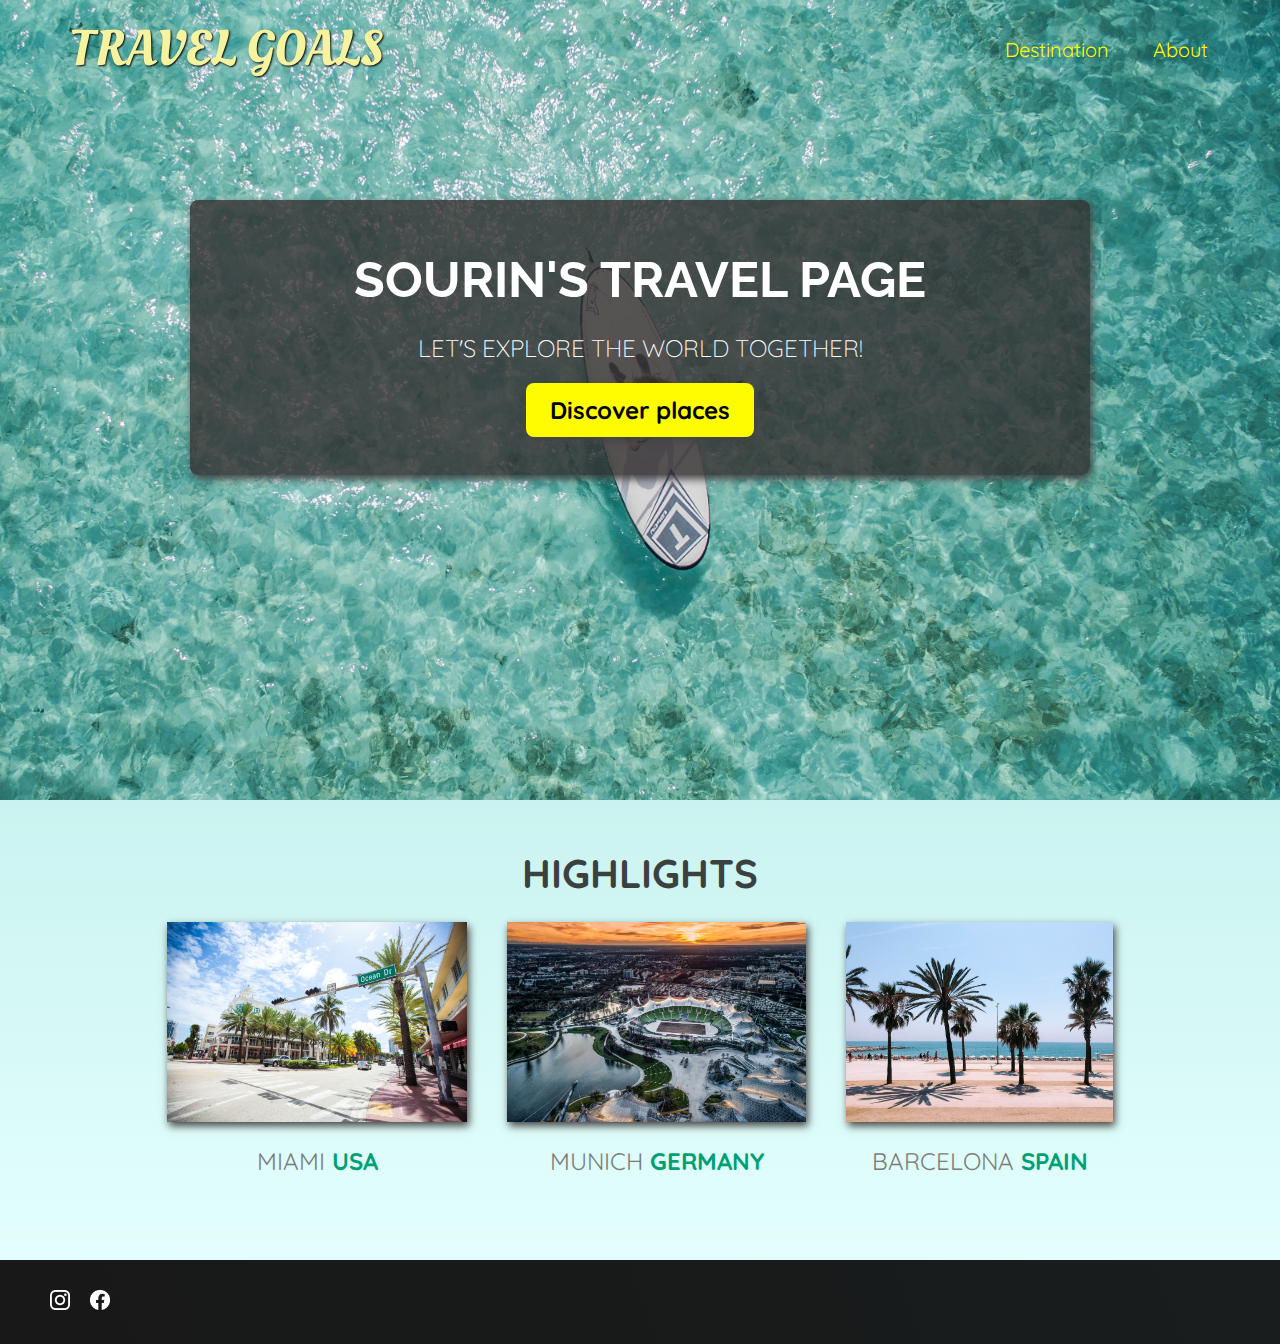
<file: index.html>
<!DOCTYPE html>
<html lang="en">
<head>
    <meta charset="UTF-8">
    <meta http-equiv="X-UA-Compatible" content="IE=edge">
    <meta name="viewport" content="width=device-width, initial-scale=1.0">
    <title>Travel Goals</title>
    <link
      href="https://fonts.googleapis.com/css2?family=Raleway:wght@700&family=Oleo+Script:wght@700&family=Quicksand:wght@300;500;700&display=swap"
      rel="stylesheet"
    />
    <link rel="stylesheet" href="shared.css">
    <link rel="stylesheet" href="styles.css">
</head>
<body>
    <header>
        <div id="page-logo">
            <a href="places.html">Travel Goals</a>
        </div>
        <nav>
            <ul>
                <li>
                    <a href="places.html">Destination</a>
                </li>
                <li>
                    <a href="#info">About</a>
                </li>
            </ul>
        </nav>
    </header>
    <main>
        <section id="hero">
            <div id="hero-content">
                <h1>Sourin's Travel page</h1>
                <p>Let's explore the world together!</p>
                <a href="places.html">Discover places</a>
            </div>
        </section>
        <section id="highlights">
            <h2>highlights</h2>
            <ul id="destinations">
                <li class="destination">
                    <img src="images\places\miami.jpg" alt="Miami streets on sunday">
                    <p>Miami <strong>USA</strong></p>
                </li>
                <li class="destination">
                    <img src="images\places\munich.jpg" alt="Miami streets on sunday">
                    <p>Munich <strong>Germany</strong></p>
                </li>
                <li class="destination">
                    <img src="images\places\barcelona.jpg" alt="Miami streets on sunday">
                    <p>Barcelona <strong>SPAIN</strong></p>
                </li>
            </ul>
        </section>
    </main>
    <footer id = "info">
        <ul>
            <li>
                <a href="https://instagram.com"><img src="images\icons\insta.png" alt="Instagram Logo"></a>
            </li>
            <li>
                <a href="https://facebook.com"><img src="images\icons\facebook.png" alt="Facebook Logo"></a>
            </li>
        </ul>
    </footer>
</body>
</html>
</file>
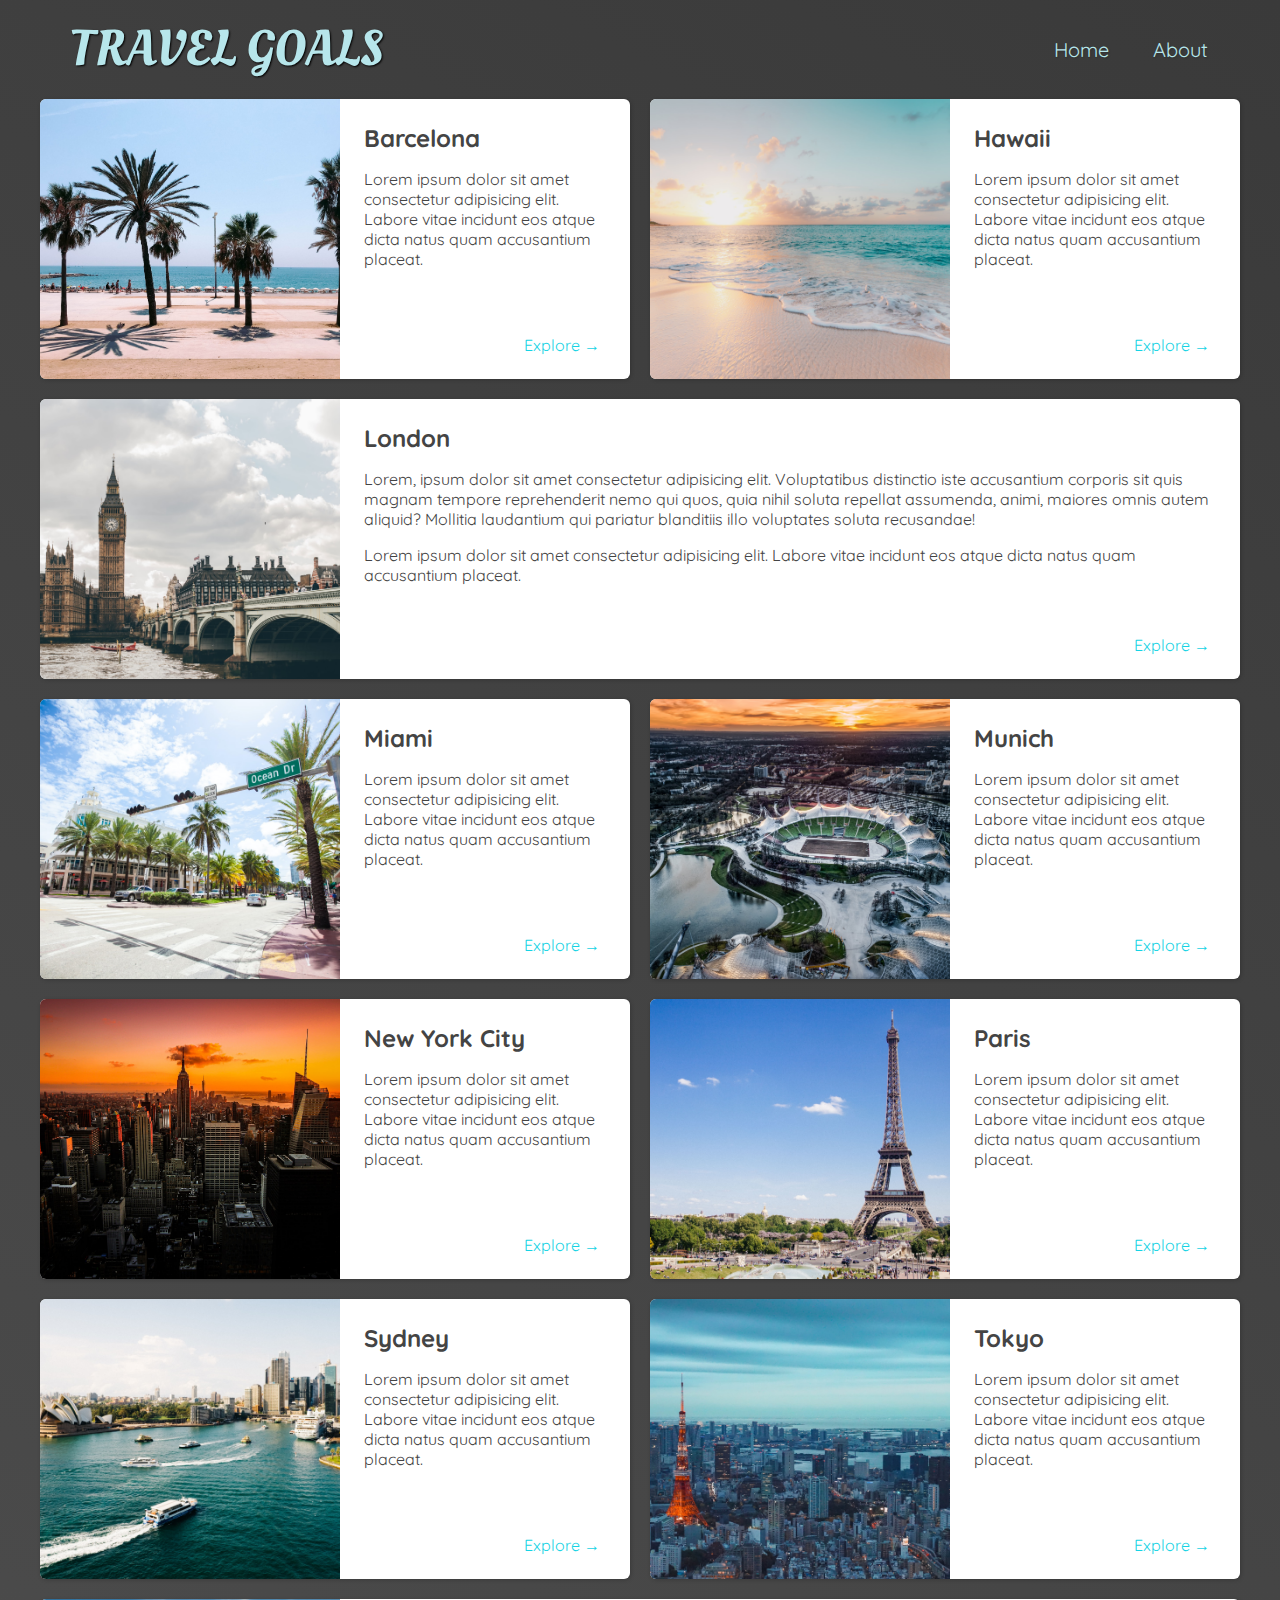
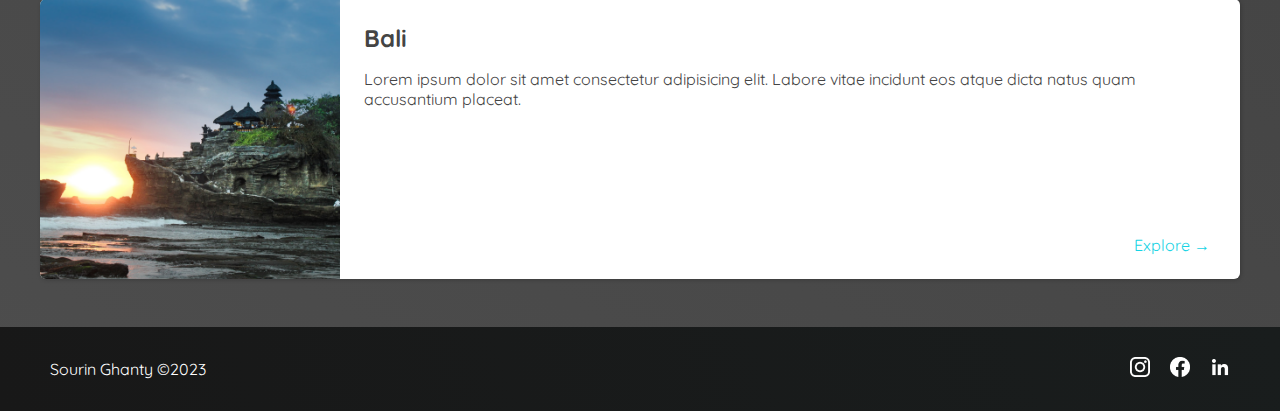
<file: places.html>
<!DOCTYPE html>
<html lang="en">

<head>
    <meta charset="UTF-8">
    <meta http-equiv="X-UA-Compatible" content="IE=edge">
    <meta name="viewport" content="width=device-width, initial-scale=1.0">
    <title>Travel Goals</title>
    <link
        href="https://fonts.googleapis.com/css2?family=Raleway:wght@700&family=Oleo+Script:wght@700&family=Quicksand:wght@300;500;700&display=swap"
        rel="stylesheet" />
    <link rel="stylesheet" href="shared.css">
    <link rel="stylesheet" href="places.css">
</head>

<body>
    <header>
        <div id="page-logo">
            <a href="/travel website/index.html">Travel Goals</a>
        </div>
        <nav>
            <ul>
                <li>
                    <a href="index.html">Home</a>
                </li>
                <li>
                    <a href="#info">About</a>
                </li>
            </ul>
        </nav>
    </header>
    <main>
        <ul>
            <li>
              <img src="images/places/barcelona.jpg" alt="City of Barcelona" />
              <div class="item-content">
                <div>
                  <h2>Barcelona</h2>
                  <p>
                    Lorem ipsum dolor sit amet consectetur adipisicing elit. Labore
                    vitae incidunt eos atque dicta natus quam accusantium placeat.
                  </p>
                </div>
                <div class="actions">
                  <a href="https://en.wikipedia.org/wiki/Barcelona" target="_blank">Explore &#x2192</a>
                </div>
              </div>
            </li>
            <li>
              <img src="images/places/hawaii.jpg" alt="Hawaii beach" />
              <div class="item-content">
                <div>
                  <h2>Hawaii</h2>
                  <p>
                    Lorem ipsum dolor sit amet consectetur adipisicing elit. Labore
                    vitae incidunt eos atque dicta natus quam accusantium placeat.
                  </p>
                </div>
                <div class="actions">
                  <a href="https://en.wikipedia.org/wiki/Hawaii" target="_blank">Explore &#x2192</a>
                </div>
              </div>
            </li>
            <li>
              <img src="images/places/london.jpg" alt="London city" />
              <div class="item-content">
                <div>
                  <h2>London</h2>
                  <p>
                    Lorem, ipsum dolor sit amet consectetur adipisicing elit. Voluptatibus distinctio iste accusantium corporis sit quis magnam tempore reprehenderit nemo qui quos, quia nihil soluta repellat assumenda, animi, maiores omnis autem aliquid? Mollitia laudantium qui pariatur blanditiis illo voluptates soluta recusandae!
                  </p>
                  <p>
                    Lorem ipsum dolor sit amet consectetur adipisicing elit. Labore
                    vitae incidunt eos atque dicta natus quam accusantium placeat.
                  </p>
                </div>
                <div class="actions">
                  <a href="https://en.wikipedia.org/wiki/London" target="_blank">Explore &#x2192</a>
                </div>
              </div>
            </li>
            <li>
              <img src="images/places/miami.jpg" alt="Miami streets" />
              <div class="item-content">
                <div>
                  <h2>Miami</h2>
                  <p>
                    Lorem ipsum dolor sit amet consectetur adipisicing elit. Labore
                    vitae incidunt eos atque dicta natus quam accusantium placeat.
                  </p>
                </div>
                <div class="actions">
                  <a href="https://en.wikipedia.org/wiki/Miami" target="_blank">Explore &#x2192</a>
                </div>
              </div>
            </li>
            <li>
              <img src="images/places/munich.jpg" alt="Munich football stadium" />
              <div class="item-content">
                <div>
                  <h2>Munich</h2>
                  <p>
                    Lorem ipsum dolor sit amet consectetur adipisicing elit. Labore
                    vitae incidunt eos atque dicta natus quam accusantium placeat.
                  </p>
                </div>
                <div class="actions">
                  <a href="https://en.wikipedia.org/wiki/Munich" target="_blank">Explore &#x2192</a>
                </div>
              </div>
            </li>
            <li>
              <img src="images/places/new-york-city.jpg" alt="New York City skyline" />
              <div class="item-content">
                <div>
                  <h2>New York City</h2>
                  <p>
                    Lorem ipsum dolor sit amet consectetur adipisicing elit. Labore
                    vitae incidunt eos atque dicta natus quam accusantium placeat.
                  </p>
                </div>
                <div class="actions">
                  <a href="https://en.wikipedia.org/wiki/New_York_City" target="_blank">Explore &#x2192</a>
                </div>
              </div>
            </li>
            <li>
              <img src="images/places/paris.jpg" alt="Paris city" />
              <div class="item-content">
                <div>
                  <h2>Paris</h2>
                  <p>
                    Lorem ipsum dolor sit amet consectetur adipisicing elit. Labore
                    vitae incidunt eos atque dicta natus quam accusantium placeat.
                  </p>
                </div>
                <div class="actions">
                  <a href="https://en.wikipedia.org/wiki/Paris" target="_blank">Explore &#x2192</a>
                </div>
              </div>
            </li>
            <li>
              <img src="images/places/sydney.jpg" alt="Sydney beach" />
              <div class="item-content">
                <div>
                  <h2>Sydney</h2>
                  <p>
                    Lorem ipsum dolor sit amet consectetur adipisicing elit. Labore
                    vitae incidunt eos atque dicta natus quam accusantium placeat.
                  </p>
                </div>
                <div class="actions">
                  <a href="https://en.wikipedia.org/wiki/Sydney" target="_blank">Explore &#x2192</a>
                </div>
              </div>
            </li>
            <li>
              <img src="images/places/tokyo.jpg" alt="Tokyo skyline" />
              <div class="item-content">
                <div>
                  <h2>Tokyo</h2>
                  <p>
                    Lorem ipsum dolor sit amet consectetur adipisicing elit. Labore
                    vitae incidunt eos atque dicta natus quam accusantium placeat.
                  </p>
                </div>
                <div class="actions">
                  <a href="https://en.wikipedia.org/wiki/Tokyo" target="_blank">Explore &#x2192</a>
                </div>
              </div>
            </li>
            <li>
              <img src="images/places/bali.jpg" alt="Bali beach" />
              <div class="item-content">
                <div>
                  <h2>Bali</h2>
                  <p>
                    Lorem ipsum dolor sit amet consectetur adipisicing elit. Labore
                    vitae incidunt eos atque dicta natus quam accusantium placeat.
                  </p>
                </div>
                <div class="actions">
                  <a href="https://en.wikipedia.org/wiki/Bali" target="_blank">Explore &#x2192</a>
                </div>
              </div>
            </li>
          </ul>
    </main>
    <footer id = "info">
      <div id="copy">
        Sourin Ghanty &copy;2023
      </div>
      <ul>
          <li>
              <a href="https://www.instagram.com/souringhanty/"><img src="images\icons\insta.png" alt="Instagram Logo"></a>
          </li>
          <li>
              <a href="https://www.facebook.com/sourin.ghanty/"><img src="images\icons\facebook.png" alt="Facebook Logo"></a>
          </li>
          <li>
              <a href="https://www.facebook.com/sourin.ghanty/"><img src="images\icons\linked.png" alt="Facebook Logo"></a>
          </li>
      </ul>
  </footer>
</body>

</html>
</file>
<file: shared.css>
body {
    font-family: "Quicksand", sans-serif;
    margin: 0;
}

header {
    display: flex;
    justify-content: space-between;
    align-items: center;
    padding: 15px 60px;
    position: absolute;
    width: 100%;
    top: 0;
    left: 0;
    box-sizing: border-box;
}

ul {
    list-style: none;
    margin: 0;
    padding: 0;
}

#page-logo a {
    padding: 10px;
    font-family: "Oleo Script", sans-serif;
    color: rgb(245,243,160);
    font-size: 50px;
    text-decoration: none;
    text-transform: uppercase;
    text-shadow: 1px 1px 2px rgb(0, 0, 0);
}

header ul {
    display: flex;

}

header li {
    margin-left: 20px;
}

header a {
    color: rgb(255,251,0);
    text-decoration: none;
    font-size: 20px;
    padding: 12px;
    text-shadow: 1px 1px 2px rgba(0,0,0, 0.2);
    border-radius: 6px;
}

header nav a:hover {
    color: rgb(77,77,77);
    background-color: rgb(255,251,0);

}

footer {
    background: linear-gradient(70deg, rgb(24,24,24), rgb(25,29,29));
    display: flex;
    justify-content: space-between;
    align-items: center;
    padding: 30px 50px;
    color: white;
    font: inherit;
}

footer ul {
    display: flex;
    justify-content: center;
    align-items: center;
    gap: 20px;
}

footer img {
    width: 20px;
}
</file>
<file: styles.css>
#hero {
  height: 800px;
  background-image: url("images/places/ocean.jpg");
  background-position: center;
  background-size: cover;
}

#hero-content {
  width: 900px;
  background-color: rgba(51, 47, 47, 0.8);
  box-shadow: 2px 4px 8px rgb(68, 67, 67);
  border-radius: 8px;
  text-align: center;
  padding: 50px 0;
  margin: 0 auto;
  position: relative;
  top: 200px;
}

#hero-content h1 {
  color: white;
  text-transform: uppercase;
  font-size: 50px;
  font-family: "Raleway", sans-serif;
  margin: 0;
}

#hero-content p {
  color: white;
  text-transform: uppercase;
  font-size: 24px;
  font-weight: 300;
  margin-bottom: 32px;
}

#hero-content a {
  text-decoration: none;
  background-color: rgb(255, 251, 0);
  padding: 12px 24px;
  color: black;
  font-size: 24px;
  font-weight: bold;
  border-radius: 8px;
  box-shadow: 2px 4px 8px rgb(68, 67, 67);
}

#hero-container a:hover {
  background-color: rgb(255, 238, 0);
}

#highlights {
    padding: 24px;
    background: linear-gradient(0deg, rgb(227,255,253), rgb(202,243,240));
}

#highlights h2{
    text-transform: uppercase;
    text-align: center;
    font-size: 40px;
    color: rgb(59,65,64);
    margin: 24px 0;
}

#destinations{
    display: flex;
    width: 90%;
    margin: auto;
    margin-bottom: 40px;
    justify-content: center;
}

.destination{
    margin: 0 20px;
    text-transform: uppercase;
}

.destination p{
    text-align: center;
    font-size: 24px;
    color: rgb(124,123,123);
    margin: 20px 0;
}

.destination img{
    height: 200px;
    width: 100%;
    box-shadow: 2px 4px 8px rgb(68,67,67);
    border-radius: 10pz;
    object-fit: fill;
}

.destination strong{
    color: rgb(0,160,117);
}
</file>
<file: places.css>
body {
    background: linear-gradient(30deg, rgb(77,77,77), rgb(58,58,58));
    color: rgb(68,68,68);
}

#page-logo a{
    color: rgb(183,230, 235);
}

header {
    position: static;

}

header a{
    color: rgb(183,230, 235);
}

header nav a:hover {
    background-color: rgb(183,230, 235);
    color: rgb(59,59,59);
}

main ul {
    width: 1200px;
    margin: 0 auto 48px auto;
    display: grid;
    grid-template-columns: 1fr 1fr;
    gap: 20px 20px;
    
}

li:nth-child(3){
    grid-column: 1 / span 2;
    width:  100%;
}

li:nth-child(10){
    grid-column: 1 / span 2;
    width:  100%;
}

main li {
    display: flex;
    background-color: rgb(255,255,255);
    box-shadow: 1px 1px 4px rgba(0,0,0, 0.2);
    border-radius: 6px;
    overflow: hidden;
}

main li img {
    width: 300px;
    height: 280px;
    object-fit: cover;
}

.item-content {
    padding: 24px;
    display: flex;
    flex-direction: column;
    justify-content: space-between;
}

.item-content h2 {
    margin: 0;
}

.actions {
    text-align: right;
}

.actions a {
    text-decoration: none;
    padding: 6px;
    color: rgb(22,211,228);
    border-radius: 5px;
}

.actions a:hover {
    background-color: rgb(235,253,255);
}
</file>
